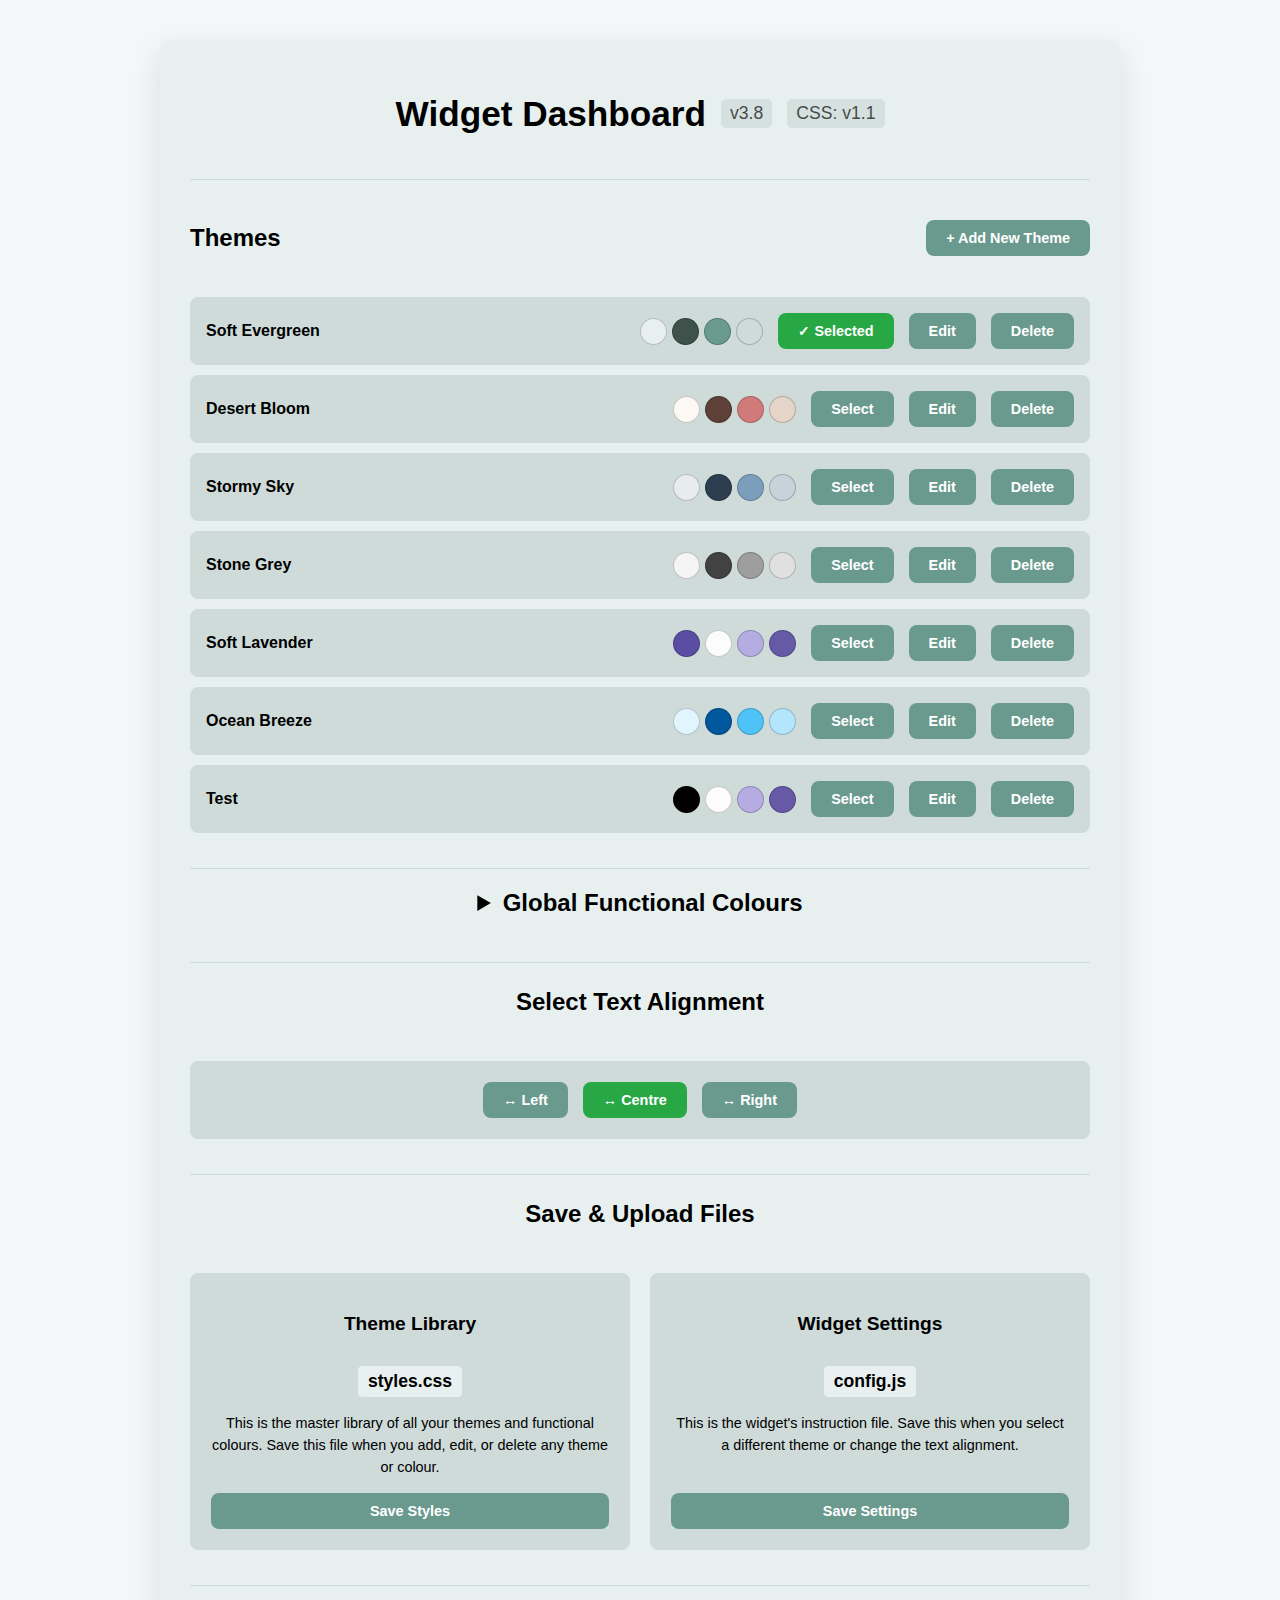
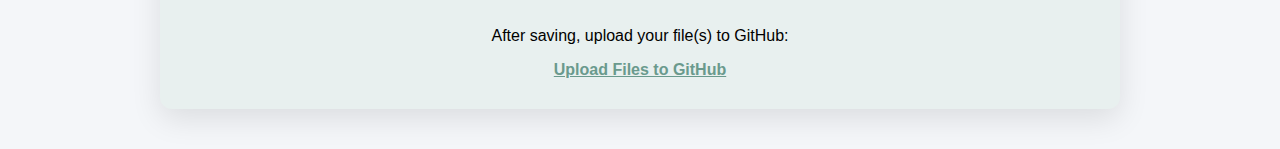
<file: index.html>
<!DOCTYPE html>
<html lang="en-AU">
<head>
    <meta charset="UTF-8">
    <meta name="viewport" content="width=device-width, initial-scale=1.0">
    <title>Widget Theme Dashboard</title>
    <style>
        :root {
            --primary-bg-color: #ffffff;
            --secondary-bg-color: #f8f9fa;
            --primary-text-color: #333333;
            --accent-color: #6a9a8d;
            --border-color: #e0e0e0;
        }
        body {
            font-family: 'Inter', -apple-system, BlinkMacSystemFont, 'Segoe UI', Roboto, sans-serif;
            background-color: #f4f6f9;
            display: flex;
            justify-content: center;
            align-items: flex-start;
            min-height: 100vh;
            margin: 0;
            padding: 40px 20px;
            box-sizing: border-box;
        }
        #dashboard-container {
            width: min(900px, 95vw);
            padding: 30px;
            background-color: var(--primary-bg-color);
            border-radius: 12px;
            box-shadow: 0 10px 30px rgba(0, 0, 0, 0.1);
            display: flex;
            flex-direction: column;
            gap: 25px;
            transition: background-color 0.3s ease, color 0.3s ease;
        }
        /* Apply dynamic text colour to all relevant elements */
        h1, h2, h3, .theme-name, .functional-colour-row .label, .colour-input-group label, .alignment-option, .save-section h3, .save-section .filename, .upload-instructions p {
             color: var(--primary-text-color); 
        }
        h1 { display: flex; flex-wrap: wrap; justify-content: center; align-items: center; gap: 15px; font-size: 2.2em; font-weight: 700; margin-bottom: 10px; }
        .version-info { font-size: 0.5em; font-weight: 500; color: var(--primary-text-color); background-color: var(--secondary-bg-color); padding: 3px 8px; border-radius: 5px; border: 1px solid var(--border-color); opacity: 0.7; }
        h2 { font-size: 1.5em; font-weight: 600; text-align: center; }
        h3 { font-size: 1.2em; font-weight: 600; text-align: center; margin-bottom: 15px; }
        .heading-with-button { display: flex; justify-content: space-between; align-items: center; border-top: 1px solid var(--border-color); padding-top: 25px; margin-top: 10px; width: 100%; }
        .section-control { display: flex; flex-wrap: wrap; gap: 15px; justify-content: center; padding: 20px; background-color: var(--secondary-bg-color); border: 1px solid var(--border-color); border-radius: 8px; }
        .btn { padding: 10px 20px; border: none; background-color: var(--accent-color); color: white; border-radius: 8px; cursor: pointer; font-size: 0.9em; font-weight: 600; transition: transform 0.1s ease, filter 0.1s ease; }
        .btn:hover { filter: brightness(110%); }
        .btn:active { transform: scale(0.97); filter: brightness(95%); }
        .btn.secondary { background-color: #6c757d; }
        .btn.danger { background-color: #dc3545; }
        .btn.selected, .btn.alignment-option.active { background-color: #28a745; cursor: default; }
        .btn.selected:hover, .btn.alignment-option.active:hover { filter: none; }
        
        .upload-instructions {
            text-align: center;
            width: 100%;
            border-top: 1px solid var(--border-color);
            padding-top: 25px;
            margin-top: 10px;
        }
        .upload-instructions a { color: var(--accent-color); font-weight: 600; }

        /* List-Style & Grid UI Styles */
        .theme-row, .functional-colour-row { padding: 15px; background-color: var(--secondary-bg-color); border: 1px solid var(--border-color); border-radius: 8px; display: flex; flex-direction: column; gap: 15px; }
        .theme-row.editing .view-mode { display: none; }
        .theme-row:not(.editing) .edit-mode { display: none; }
        .view-mode, .edit-mode-controls, .functional-colour-row .controls { display: flex; align-items: center; gap: 15px; flex-wrap: wrap; }
        .theme-name, .functional-colour-row .label { font-weight: 600; margin-right: auto; }
        .colour-swatch-group { display: flex; gap: 5px; }
        .colour-swatch { width: 25px; height: 25px; border-radius: 50%; border: 1px solid rgba(0,0,0,0.2); }
        .colour-inputs-grid { display: grid; grid-template-columns: repeat(auto-fit, minmax(180px, 1fr)); gap: 20px; width: 100%; }
        .colour-input-group { display: flex; flex-direction: column; gap: 5px; }
        .colour-input-group label { font-weight: 500; font-size: 0.9em; }
        .colour-input-group input[type="color"] { width: 100%; height: 35px; border: 1px solid var(--border-color); cursor: pointer; padding: 0; background: none; border-radius: 5px; }
        .colour-hex-input { width: 100%; padding: 8px; border-radius: 5px; border: 1px solid #ccc; font-size: 0.9em; box-sizing: border-box; }
        .theme-name-input { width: 100%; padding: 8px; border-radius: 5px; border: 1px solid #ccc; font-size: 1em; box-sizing: border-box; grid-column: 1 / -1; }
        
        details { width: 100%; border-top: 1px solid var(--border-color); padding-top: 10px; margin-top: 10px; }
        summary { cursor: pointer; font-weight: 600; font-size: 1.5em; text-align: center; padding: 10px; color: var(--primary-text-color); }
        
        /* New Save Section Styles */
        .save-section-container { display: grid; grid-template-columns: repeat(auto-fit, minmax(300px, 1fr)); gap: 20px; }
        .save-section { background-color: var(--secondary-bg-color); padding: 20px; border-radius: 8px; border: 1px solid var(--border-color); display: flex; flex-direction: column; gap: 15px; text-align: center; }
        .save-section .filename { font-weight: 600; font-size: 1.1em; background-color: var(--primary-bg-color); padding: 5px 10px; border-radius: 5px; border: 1px solid var(--border-color); display: inline-block; margin: 0 auto; }
        .save-section p { font-size: 0.9em; line-height: 1.5; color: var(--primary-text-color); margin: 0; }
        .save-section .btn { margin-top: auto; }
    </style>
</head>
<body>
    <div class="container" id="dashboard-container">
        <h1>
            Widget Dashboard 
            <span id="version-display" class="version-info"></span>
            <span id="css-version-display" class="version-info">CSS: v?</span>
        </h1>

        <div class="heading-with-button">
            <h2>Themes</h2>
            <button id="add-new-theme-btn" class="btn">+ Add New Theme</button>
        </div>
        <div id="theme-list-container" style="display: flex; flex-direction: column; gap: 10px; width: 100%;"></div>
        
        <details>
            <summary>Global Functional Colours</summary>
            <div id="functional-colours-container" class="section-control">
                <div class="colour-inputs-grid">
                    <div class="colour-input-group"><label for="colour-success">Success Colour</label><input type="color" id="colour-success" value="#28a745"><input type="text" class="colour-hex-input" data-picker="colour-success" value="#28a745"></div>
                    <div class="colour-input-group"><label for="colour-status-0">Status 0</label><input type="color" id="colour-status-0" value="#DC143C"><input type="text" class="colour-hex-input" data-picker="colour-status-0" value="#DC143C"></div>
                    <div class="colour-input-group"><label for="colour-status-1">Status 1</label><input type="color" id="colour-status-1" value="#FF8C00"><input type="text" class="colour-hex-input" data-picker="colour-status-1" value="#FF8C00"></div>
                    <div class="colour-input-group"><label for="colour-status-2">Status 2</label><input type="color" id="colour-status-2" value="#FFD700"><input type="text" class="colour-hex-input" data-picker="colour-status-2" value="#FFD700"></div>
                    <div class="colour-input-group"><label for="colour-status-3">Status 3</label><input type="color" id="colour-status-3" value="#32CD32"><input type="text" class="colour-hex-input" data-picker="colour-status-3" value="#32CD32"></div>
                    <div class="colour-input-group"><label for="colour-status-4">Status 4</label><input type="color" id="colour-status-4" value="#DA70D6"><input type="text" class="colour-hex-input" data-picker="colour-status-4" value="#DA70D6"></div>
                    <div class="colour-input-group"><label for="colour-status-5">Status 5</label><input type="color" id="colour-status-5" value="#ffc107"><input type="text" class="colour-hex-input" data-picker="colour-status-5" value="#ffc107"></div>
                </div>
            </div>
        </details>
        
        <h2 style="border-top: 1px solid var(--border-color); padding-top: 25px; margin-top: 10px;">Select Text Alignment</h2>
        <div id="alignment-controls" class="section-control">
            <button class="btn alignment-option" data-alignment="left">↔ Left</button>
            <button class="btn alignment-option" data-alignment="center">↔ Centre</button>
            <button class="btn alignment-option" data-alignment="right">↔ Right</button>
        </div>

        <h2 style="border-top: 1px solid var(--border-color); padding-top: 25px; margin-top: 10px;">Save & Upload Files</h2>
        <div class="save-section-container">
            <div class="save-section">
                <h3>Theme Library</h3>
                <span class="filename">styles.css</span>
                <p>This is the master library of all your themes and functional colours. Save this file when you add, edit, or delete any theme or colour.</p>
                <button id="download-styles-btn" class="btn">Save Styles</button>
            </div>
            <div class="save-section">
                <h3>Widget Settings</h3>
                <span class="filename">config.js</span>
                <p>This is the widget's instruction file. Save this when you select a different theme or change the text alignment.</p>
                <button id="download-config-btn" class="btn">Save Settings</button>
            </div>
        </div>
        
        <div id="upload-instructions" class="upload-instructions">
             <p>After saving, upload your file(s) to GitHub:</p>
            <a href="https://github.com/Laura-West/BasicProjects/upload/main" target="_blank">Upload Files to GitHub</a>
        </div>
    </div>
    
    <script src="settings.js?v=3.8"></script>
</body>
</html>
</file>
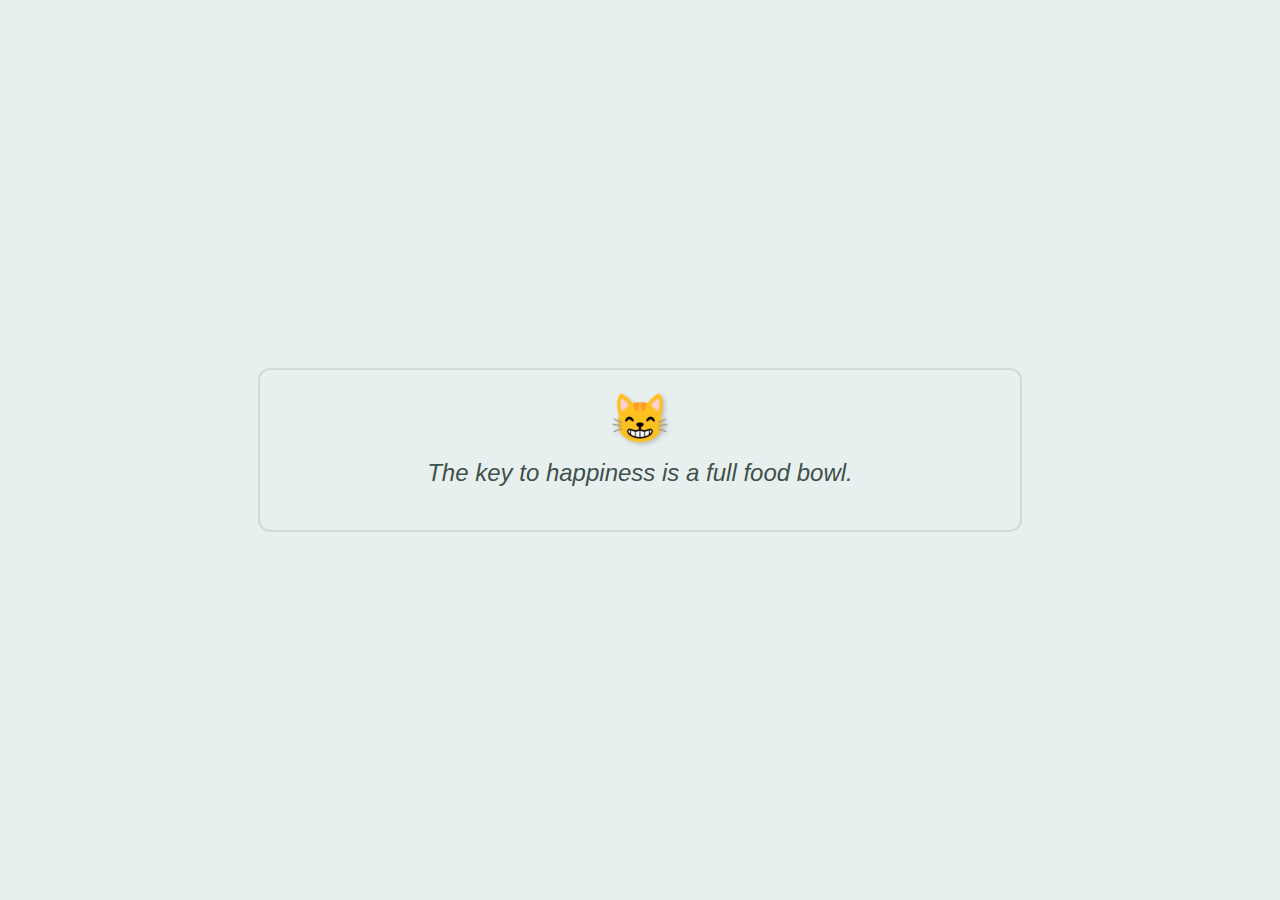
<file: catquotes.html>
<!DOCTYPE html>
<html lang="en">

<head>
  <meta charset="utf-8" />
  <meta name="viewport" content="width=device-width, initial-scale=1" />
  <title>Cat Quote Widget</title>
  <link rel="stylesheet" href="styles.css" />
  <style>
    body {
      display: flex;
      justify-content: center;
      align-items: center;
      min-height: 100vh;
      font-family: var(--font-family);
      background-color: var(--primary-bg-color);
      color: var(--primary-text-color);
      transition: background-color 0.5s, color 0.5s;
      margin: 0;
      padding: 0;
    }

    .widget {
      width: min(720px, 92vw);
      border-radius: 12px;
      padding: 20px;
      display: flex;
      flex-direction: column;
      align-items: center;
      gap: 12px;
      background-color: var(--primary-bg-color);
      transition: background-color 0.5s, border-color 0.5s;
      min-height: 120px;
      border: 2px solid var(--secondary-bg-color);
    }

    .cat {
      font-size: 3em;
      filter: drop-shadow(2px 2px 2px rgba(0, 0, 0, 0.2));
    }

    .quote-content {
      font-size: 1.5em;
      font-style: italic;
      text-align: center;
      padding: 0 20px;
    }
  </style>
</head>

<body>
  <div class="widget">
    <span id="catEmoji" class="cat"></span>
    <div id="quote" class="quote-content">Loading quote...</div>
  </div>

  <script src="config.js"></script>
  <script>
    const QUOTES = [
      "The key to happiness is a full food bowl.",
      "Just five more minutes… of napping.",
      "A clean paw is a happy paw.",
      "If you can't find a sunbeam, make your own.",
      "One task at a time… like batting toys under the couch.",
      "Stay paw-sitive, you're claw-ing through it!",
      "Tackle your tasks, then enjoy a cozy nap.",
      "Tasks today, catnap later.",
      "Conquer the list, claim the sunny spot.",
      "Less hiss, more bliss—get it done.",
      "Whisker by whisker, you're making progress."
    ];

    const EMOJIS = ["🐱", "🐈", "🐈‍⬛", "🐾", "😸"];

    const quoteEl = document.getElementById('quote');
    const catEl = document.getElementById('catEmoji');

    let index = 0;

    function render(nextIndex) {
      index = (nextIndex + QUOTES.length) % QUOTES.length;
      quoteEl.textContent = QUOTES[index];
      catEl.textContent = EMOJIS[Math.floor(Math.random() * EMOJIS.length)];
    }

    function initializeWidget() {
      // Default configuration
      let config = {
        theme: 'soft-evergreen-theme',
        alignment: 'center'
      };

      // Check if the widgetConfig object exists and apply settings
      if (typeof widgetConfig !== 'undefined') {
        config = { ...config, ...widgetConfig };
      }

      // Apply configuration
      document.body.className = config.theme;
      quoteEl.style.textAlign = config.alignment;
    }

    // Handle config.js loading errors
    window.addEventListener('error', function(e) {
      if (e.target && e.target.src && e.target.src.includes('config.js')) {
        console.warn('Config file not found, using defaults');
        window.widgetConfig = {
          theme: 'soft-evergreen-theme',
          alignment: 'center'
        };
        initializeWidget();
      }
    }, true);

    document.addEventListener('DOMContentLoaded', () => {
      render(0);
      setInterval(() => render(index + 1), 10000);
      setTimeout(initializeWidget, 100); // Small delay to ensure config loads
    });
  </script>
</body>

</html>
</file>
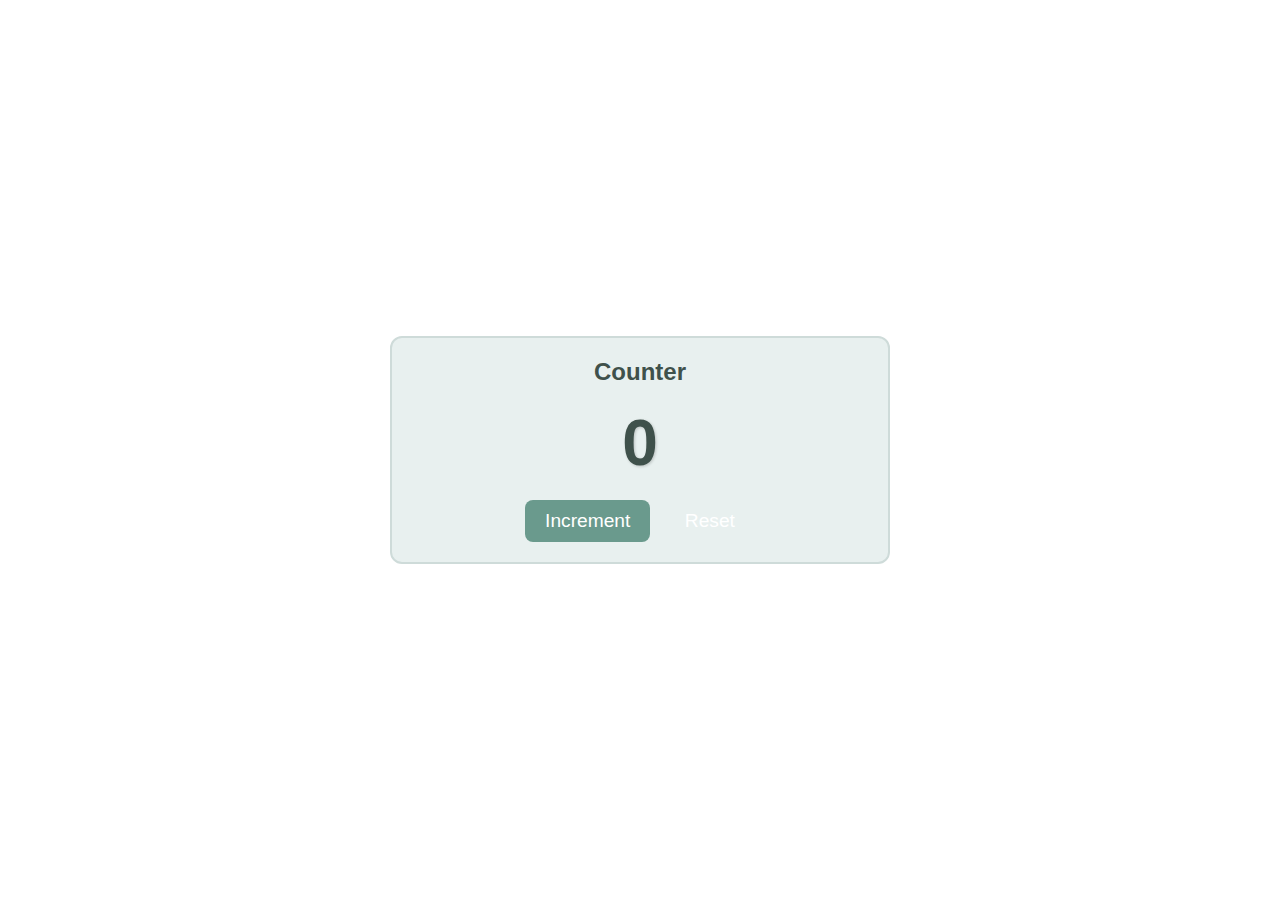
<file: counter.html>
<!DOCTYPE html>
<html lang="en">
<head>
  <meta charset="utf-8" />
  <meta name="viewport" content="width=device-width, initial-scale=1" />
  <title>Counter Widget</title>
  <link rel="stylesheet" href="styles.css" />
  <style>
    * { margin: 0; padding: 0; box-sizing: border-box; }
    body {
      display: flex;
      justify-content: center;
      align-items: center;
      min-height: 100vh;
      font-family: var(--font-family);
      background-color: transparent;
    }
    .widget {
      width: min(500px, 90vw);
      background-color: var(--primary-bg-color);
      color: var(--primary-text-color);
      border-radius: 12px;
      border: 2px solid var(--secondary-bg-color);
      padding: 20px;
      text-align: center;
      transition: background-color 0.4s, color 0.4s;
    }
    #count {
      font-size: 4rem;
      font-weight: bold;
      margin: 20px 0;
      text-shadow: 1px 1px 3px rgba(0,0,0,0.2);
    }
    button {
      border: none;
      border-radius: 8px;
      padding: 10px 20px;
      margin: 0 5px;
      font-size: 1.2rem;
      cursor: pointer;
      transition: transform 0.15s;
    }
    button:hover { transform: scale(1.05); }
    #increment-btn { background-color: var(--accent-color); color: #fff; }
    #reset-btn { background-color: var(--success); color: #fff; }
  </style>
</head>
<body>
  <div class="widget">
    <h2>Counter</h2>
    <div id="count">0</div>
    <div>
      <button id="increment-btn">Increment</button>
      <button id="reset-btn">Reset</button>
    </div>
  </div>

  <script src="config.js"></script>
  <script src="widget.js"></script>
  <script>
    let count = 0;
    const countEl = document.getElementById('count');
    const incrementBtn = document.getElementById('increment-btn');
    const resetBtn = document.getElementById('reset-btn');

    function updateDisplay() {
      countEl.textContent = count;
    }

    function loadCounter(config) {
      document.body.classList.add(config.theme);
      countEl.style.textAlign = config.alignment;
      updateDisplay();
      incrementBtn.onclick = () => { count++; updateDisplay(); };
      resetBtn.onclick = () => { count = 0; updateDisplay(); };
    }

    document.addEventListener('DOMContentLoaded', () => {
      initializeWidget(loadCounter);
    });
  </script>
</body>
</html>
</file>
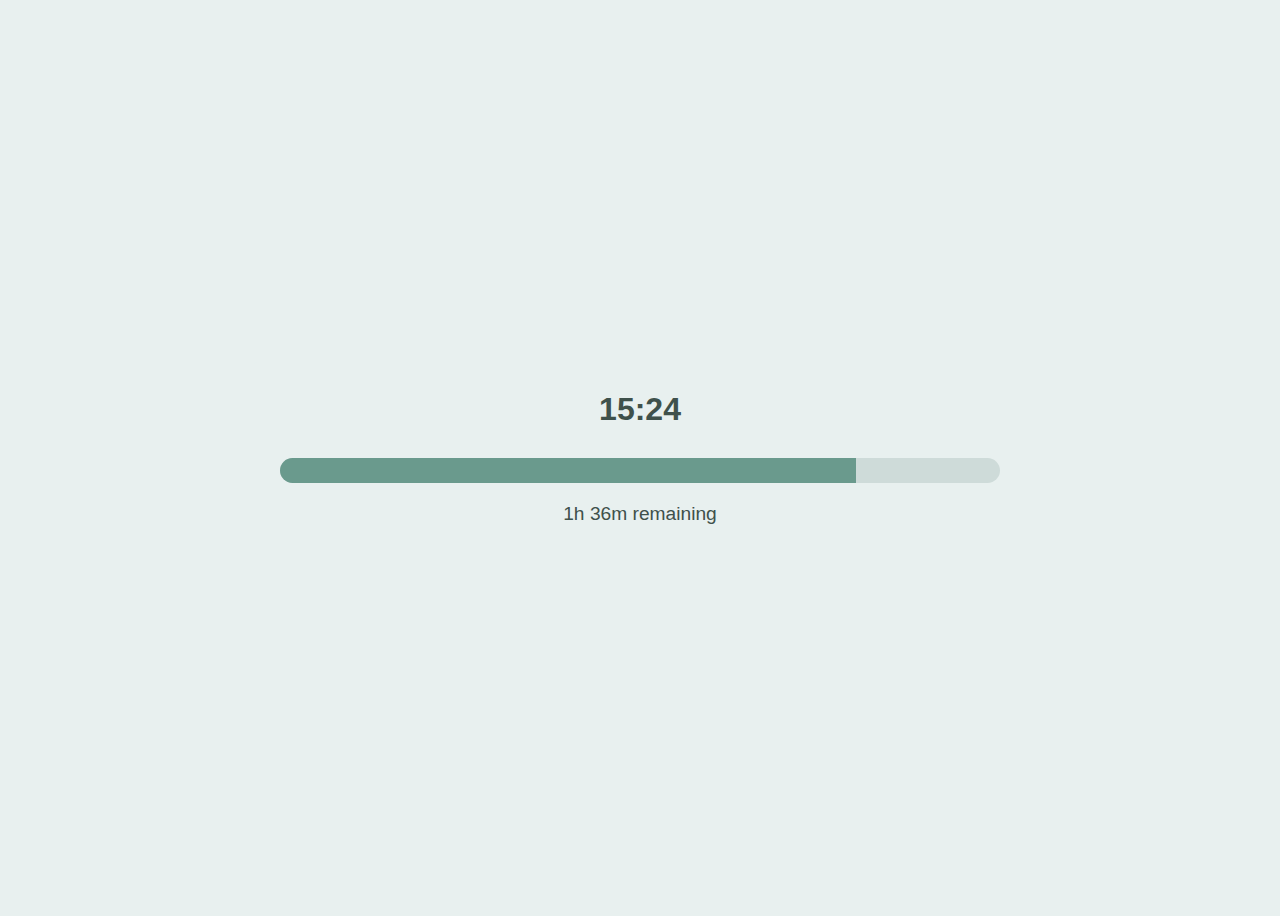
<file: hours-tracker.html>
<!DOCTYPE html>
<html lang="en">

<head>
  <meta charset="utf-8" />
  <meta name="viewport" content="width=device-width, initial-scale=1" />
  <title>Work Hours Tracker Widget</title>
  <link rel="stylesheet" href="styles.css" />
  <style>
    /* Widget-specific styles */
    body {
      display: flex;
      justify-content: center;
      align-items: center;
      min-height: 100vh;
      font-family: var(--font-family);
      background-color: var(--primary-bg-color);
      color: var(--primary-text-color);
      transition: background-color 0.5s, color 0.5s;
    }

    .widget {
      width: min(720px, 92vw);
      border-radius: 12px;
      padding: 30px;
      display: flex;
      flex-direction: column;
      align-items: center;
      gap: 20px;
      background-color: var(--primary-bg-color);
      transition: background-color 0.5s, border-color 0.5s;
    }

    .progress-bar-container {
      width: 100%;
      background-color: var(--secondary-bg-color);
      border-radius: 50px;
      height: 25px;
      overflow: hidden;
      margin-top: 10px;
    }

    .progress-bar {
      height: 100%;
      width: 0%;
      background-color: var(--accent-color);
      transition: width 0.5s ease-in-out;
    }

    #time-display {
      font-size: 2em;
      font-weight: bold;
      text-align: center;
    }

    .remaining-text {
      font-size: 1.2em;
      text-align: center;
    }
  </style>
</head>

<body>
  <div class="widget">
    <div id="time-display"></div>
    <div class="progress-bar-container">
      <div id="progress-bar" class="progress-bar"></div>
    </div>
    <div id="remaining-text" class="remaining-text"></div>
  </div>

  <script src="config.js"></script>
  <script>
    // Define a standard 9-to-5 workday (in your local timezone)
    const WORKDAY_START_HOUR = 9; // 9 AM
    const WORKDAY_END_HOUR = 17; // 5 PM
    const WORKDAY_LENGTH_MINUTES = (WORKDAY_END_HOUR - WORKDAY_START_HOUR) * 60;
    const MILLISECONDS_IN_MINUTE = 60 * 1000;

    const timeDisplayEl = document.getElementById('time-display');
    const progressBarEl = document.getElementById('progress-bar');
    const remainingTextEl = document.getElementById('remaining-text');

    function updateProgressBar() {
      const now = new Date();
      const currentHour = now.getHours();
      const currentMinute = now.getMinutes();

      let hoursRemaining, minutesRemaining;
      let progressPercentage;
      let remainingText = '';

      const workDayStartTime = new Date(now.getFullYear(), now.getMonth(), now.getDate(), WORKDAY_START_HOUR, 0, 0);
      const workDayEndTime = new Date(now.getFullYear(), now.getMonth(), now.getDate(), WORKDAY_END_HOUR, 0, 0);
      
      if (now < workDayStartTime) {
        // Before the workday starts
        const timeUntilStart = workDayStartTime - now;
        const minutesUntilStart = Math.ceil(timeUntilStart / MILLISECONDS_IN_MINUTE);
        hoursRemaining = Math.floor(minutesUntilStart / 60);
        minutesRemaining = minutesUntilStart % 60;
        
        progressPercentage = 0;
        remainingText = `Workday starts in ${hoursRemaining}h ${minutesRemaining}m`;
        
      } else if (now > workDayEndTime) {
        // After the workday ends
        hoursRemaining = 0;
        minutesRemaining = 0;
        progressPercentage = 100;
        remainingText = 'Workday is over! 🎉';
        
      } else {
        // During the workday
        const elapsedMinutes = (currentHour - WORKDAY_START_HOUR) * 60 + currentMinute;
        const remainingMinutes = WORKDAY_LENGTH_MINUTES - elapsedMinutes;
        
        hoursRemaining = Math.floor(remainingMinutes / 60);
        minutesRemaining = remainingMinutes % 60;
        
        progressPercentage = (elapsedMinutes / WORKDAY_LENGTH_MINUTES) * 100;
        remainingText = `${hoursRemaining}h ${minutesRemaining}m remaining`;
      }
      
      // Update the DOM
      timeDisplayEl.textContent = `${currentHour.toString().padStart(2, '0')}:${currentMinute.toString().padStart(2, '0')}`;
      progressBarEl.style.width = `${progressPercentage}%`;
      remainingTextEl.textContent = remainingText;
    }

    function initializeWidget() {
      if (typeof widgetConfig !== 'undefined') {
        if (widgetConfig.theme) {
          document.body.className = widgetConfig.theme;
        }
        if (widgetConfig.alignment) {
          document.querySelector('.widget').style.textAlign = widgetConfig.alignment;
        }
      } else {
        document.body.className = 'soft-evergreen-theme';
        document.querySelector('.widget').style.textAlign = 'center';
      }
      // Update every minute
      updateProgressBar();
      setInterval(updateProgressBar, MILLISECONDS_IN_MINUTE);
    }

    document.addEventListener('DOMContentLoaded', initializeWidget);
  </script>
</body>

</html>
</file>
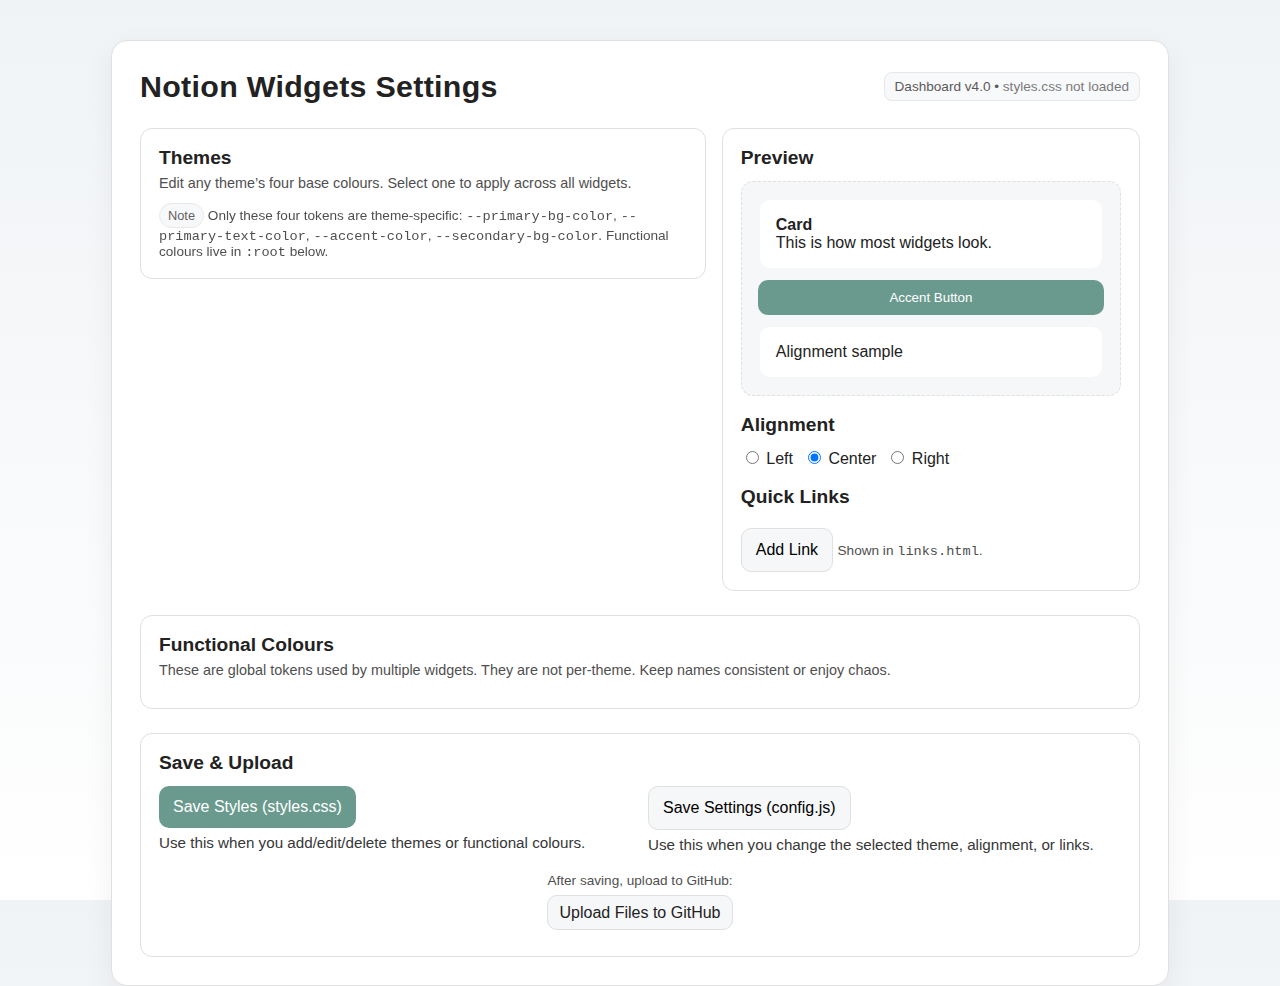
<file: links.html>
<!DOCTYPE html>
<html lang="en-AU">
<head>
  <meta charset="UTF-8" />
  <meta name="viewport" content="width=device-width, initial-scale=1" />
  <title>Widget Theme Dashboard</title>
  <meta name="color-scheme" content="light dark" />
  <style>
    :root {
      --primary-bg-color: #ffffff;
      --secondary-bg-color: #f6f7f9;
      --primary-text-color: #222222;
      --accent-color: #6a9a8d;
      --border-color: #e0e0e0;
    }

    html, body { height: 100%; }

    body {
      font-family: Inter, -apple-system, BlinkMacSystemFont, "Segoe UI", Roboto, Ubuntu, Cantarell, "Open Sans", "Helvetica Neue", sans-serif;
      background: linear-gradient(180deg, #f0f3f6 0%, #ffffff 100%);
      color: var(--primary-text-color);
      display: grid;
      place-items: center;
      margin: 0;
      padding: 40px 16px;
    }

    #dashboard-container {
      width: min(1000px, 96vw);
      background: var(--primary-bg-color);
      border: 1px solid var(--border-color);
      border-radius: 16px;
      box-shadow: 0 10px 30px rgba(0,0,0,0.06);
      display: grid;
      gap: 24px;
      padding: 28px;
      transition: background-color .3s, color .3s, border-color .3s;
    }

    header {
      display: grid;
      grid-template-columns: 1fr auto;
      gap: 12px;
      align-items: center;
    }
    h1 {
      font-size: 1.9rem;
      margin: 0;
      letter-spacing: .3px;
    }
    .version {
      justify-self: end;
      font-size: .85rem;
      background: var(--secondary-bg-color);
      border: 1px solid var(--border-color);
      padding: 6px 10px;
      border-radius: 8px;
      opacity: .75;
    }

    .row { display: grid; gap: 16px; }
    @media (min-width: 900px) {
      .row.two {
        grid-template-columns: 1.15fr .85fr;
        align-items: start;
      }
    }

    .card {
      background: var(--primary-bg-color);
      border: 1px solid var(--border-color);
      border-radius: 12px;
      padding: 18px;
    }
    .card h2 { margin: 0 0 12px; font-size: 1.2rem; }
    .hint { font-size: .9rem; opacity: .8; margin-top: -6px; margin-bottom: 12px; }

    /* === THEME LIST (IMPROVED LAYOUT) === */
    .theme-row {
      display: grid;
      grid-template-columns: 220px repeat(4, 1fr) 200px;
      gap: 10px;
      align-items: center;
      padding: 10px;
      border: 1px dashed var(--border-color);
      border-radius: 10px;
      margin-bottom: 12px;
      transition: border-color 0.2s, background-color 0.2s;
    }
    .theme-row:nth-child(even) {
      background: var(--secondary-bg-color);
    }
    .theme-row:hover {
      border-color: var(--accent-color);
    }

    .theme-name { font-weight: 600; word-break: break-word; }

    .swatch {
      display: grid;
      grid-template-columns: 36px 90px;
      gap: 6px;
      align-items: center;
    }

    .swatch input[type="color"] {
      width: 32px;
      height: 32px;
      border: 1px solid var(--border-color);
      border-radius: 6px;
      background: transparent;
      cursor: pointer;
      padding: 0;
    }

    .swatch input[type="text"] {
      width: 90px;
      padding: 6px 8px;
      border: 1px solid var(--border-color);
      border-radius: 6px;
      font: inherit;
    }

    .theme-actions {
      display: flex;
      justify-content: flex-end;
      gap: 8px;
    }
    .theme-actions .btn {
      padding: 6px 10px;
      font-size: 0.9rem;
      cursor: pointer;
    }

    /* Alignment + links */
    .alignment-options {
      display: grid;
      grid-auto-flow: column;
      gap: 10px;
      justify-content: start;
    }
    .links-grid { display: grid; gap: 10px; }
    .link-row {
      display: grid;
      grid-template-columns: 1fr 1fr auto;
      gap: 10px;
      align-items: center;
    }
    .link-row input {
      width: 100%;
      padding: 8px 10px;
      border: 1px solid var(--border-color);
      border-radius: 8px;
      font: inherit;
    }
    .tiny { font-size: .85rem; opacity: .8; }
    .pill {
      display: inline-block;
      padding: 4px 8px;
      border-radius: 999px;
      border: 1px solid var(--border-color);
      background: var(--secondary-bg-color);
      font-size: .8rem;
      opacity: .9;
    }

    /* Functional colours */
    .func-grid {
      display: grid;
      grid-template-columns: repeat(3, 1fr);
      gap: 12px;
    }
    .func-item {
      display: grid;
      grid-template-columns: max-content 1fr;
      gap: 8px;
      align-items: center;
      border: 1px dashed var(--border-color);
      border-radius: 10px;
      padding: 8px 10px;
    }
    .func-item code { font-size: .85rem; opacity: .8; }
    .func-item input[type="color"] {
      width: 32px;
      height: 32px;
      border-radius: 8px;
      border: 1px solid var(--border-color);
      padding: 0;
      background: transparent;
    }
    .func-item input[type="text"] {
      width: 110px;
      padding: 6px 8px;
      border: 1px solid var(--border-color);
      border-radius: 6px;
      font: inherit;
      justify-self: end;
    }

    /* Preview */
    .preview {
      display: grid;
      gap: 10px;
      padding: 16px;
      border: 1px dashed var(--border-color);
      border-radius: 12px;
      background: var(--secondary-bg-color);
    }
    .preview .box {
      background: var(--primary-bg-color);
      color: var(--primary-text-color);
      border: 2px solid var(--secondary-bg-color);
      border-radius: 12px;
      padding: 16px;
    }
    .preview .cta {
      background: var(--accent-color);
      border: none;
      color: white;
      padding: 10px 14px;
      border-radius: 10px;
      cursor: pointer;
    }

    /* Save actions */
    .actions {
      display: grid;
      grid-template-columns: 1fr 1fr;
      gap: 16px;
    }
    .btn {
      appearance: none;
      -webkit-appearance: none;
      font: inherit;
      cursor: pointer;
      border: 1px solid var(--border-color);
      background: var(--secondary-bg-color);
      padding: 12px 14px;
      border-radius: 10px;
    }
    .btn.primary {
      background: var(--accent-color);
      color: #fff;
      border: none;
    }
    .save-hint { font-size: .95rem; opacity: .9; margin-top: 6px; }

    .upload { text-align: center; padding-top: 6px; }
    .upload a {
      text-decoration: none;
      color: var(--primary-text-color);
      border: 1px solid var(--border-color);
      background: var(--secondary-bg-color);
      padding: 8px 12px;
      border-radius: 10px;
    }
  </style>
</head>
<body>
  <div id="dashboard-container">
    <header>
      <h1>Notion Widgets Settings</h1>
      <div class="version">
        <span id="version-display">Dashboard v4.0</span> •
        <span id="css-version-display" class="tiny">styles.css not loaded</span>
      </div>
    </header>

    <div class="row two">
      <section class="card" id="themes-card">
        <h2>Themes</h2>
        <p class="hint">Edit any theme’s four base colours. Select one to apply across all widgets.</p>
        <div id="theme-list-container"></div>
        <div class="tiny">
          <span class="pill">Note</span> Only these four tokens are theme-specific:
          <code>--primary-bg-color</code>, <code>--primary-text-color</code>,
          <code>--accent-color</code>, <code>--secondary-bg-color</code>.
          Functional colours live in <code>:root</code> below.
        </div>
      </section>

      <section class="card">
        <h2>Preview</h2>
        <div class="preview" id="preview">
          <div class="box"><strong>Card</strong><br/>This is how most widgets look.</div>
          <button class="cta">Accent Button</button>
          <div id="preview-align" class="box">Alignment sample</div>
        </div>

        <h2 style="margin-top:18px;">Alignment</h2>
        <div class="alignment-options" id="alignment-controls">
          <label><input type="radio" name="align" value="left"> Left</label>
          <label><input type="radio" name="align" value="center" checked> Center</label>
          <label><input type="radio" name="align" value="right"> Right</label>
        </div>

        <h2 style="margin-top:18px;">Quick Links</h2>
        <div class="links-grid" id="links-grid"></div>
        <div style="margin-top:8px;">
          <button class="btn" id="add-link-btn">Add Link</button>
          <span class="tiny">Shown in <code>links.html</code>.</span>
        </div>
      </section>
    </div>

    <section class="card">
      <h2>Functional Colours</h2>
      <p class="hint">These are global tokens used by multiple widgets. They are not per-theme. Keep names consistent or enjoy chaos.</p>
      <div class="func-grid" id="func-grid"></div>
    </section>

    <section class="card">
      <h2>Save & Upload</h2>
      <div class="actions">
        <div>
          <button id="download-styles-btn" class="btn primary">Save Styles (styles.css)</button>
          <div class="save-hint tiny">Use this when you add/edit/delete themes or functional colours.</div>
        </div>
        <div>
          <button id="download-config-btn" class="btn">Save Settings (config.js)</button>
          <div class="save-hint tiny">Use this when you change the selected theme, alignment, or links.</div>
        </div>
      </div>
      <div class="upload">
        <p class="tiny">After saving, upload to GitHub:</p>
        <p><a href="https://github.com/Laura-West/BasicProjects/upload/main" target="_blank" rel="noopener">Upload Files to GitHub</a></p>
      </div>
    </section>
  </div>

  <script src="settings.js?v=4.2"></script>
</body>
</html>
</file>
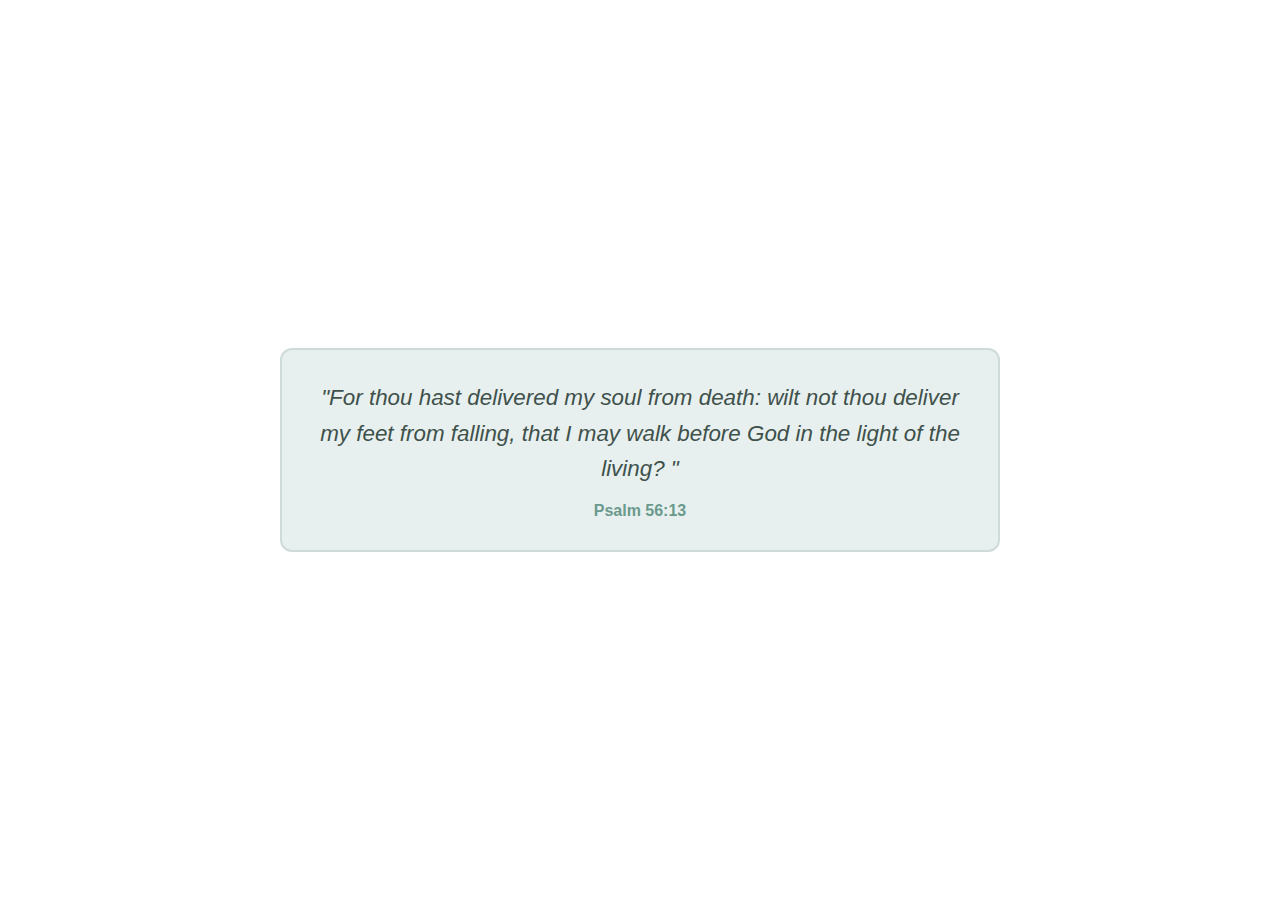
<file: quotes.html>
<!DOCTYPE html>
<html lang="en">
<head>
  <meta charset="utf-8" />
  <meta name="viewport" content="width=device-width, initial-scale=1" />
  <title>Main Quote Widget</title>
  <link rel="stylesheet" href="styles.css" />
  <style>
    * { margin: 0; padding: 0; box-sizing: border-box; }
    body {
      display: flex;
      justify-content: center;
      align-items: center;
      min-height: 100vh;
      font-family: var(--font-family);
      background-color: transparent;
    }
    .widget {
      position: relative;
      width: min(720px, 92vw);
      border-radius: 12px;
      padding: clamp(20px, 5vw, 30px);
      display: flex;
      flex-direction: column;
      align-items: center;
      gap: clamp(10px, 3vw, 15px);
      background-color: var(--primary-bg-color);
      color: var(--primary-text-color);
      border: 2px solid var(--secondary-bg-color);
      transition: background-color 0.5s, border-color 0.5s, color 0.5s;
      min-height: 150px;
    }
    #quote-container { width: 100%; display: flex; flex-direction: column; align-items: center; gap: 15px; }
    .quote-content { font-size: clamp(1.2em, 4vw, 1.4em); font-style: italic; text-align: center; line-height: 1.6; }
    .author { font-size: clamp(0.9em, 2.5vw, 1em); font-weight: bold; text-align: center; color: var(--accent-color); }
    .loading { font-style: italic; color: var(--accent-color); }
    .error { color: #d32f2f; }
  </style>
</head>
<body>
  <div class="widget">
    <div id="quote-container">
      <p class="quote-content loading" id="quote-content">Loading quote...</p>
      <p class="author" id="author"></p>
    </div>
  </div>
  <script src="config.js"></script>
  <script src="widget.js"></script>
  <script>
    const quoteContentEl = document.getElementById('quote-content');
    const authorEl = document.getElementById('author');
    let quotes = [];
    let currentQuoteIndex = 0;
    async function fetchQuotes() {
      try {
        const response = await fetch('ScriptureQuotes.json');
        const data = await response.json();
        quotes = data.quotes.sort(() => 0.5 - Math.random()).slice(0, 10);
        renderQuote();
        setInterval(renderQuote, 20000);
      } catch (error) {
        quoteContentEl.textContent = 'Failed to load quotes.';
        quoteContentEl.classList.remove('loading');
        quoteContentEl.classList.add('error');
      }
    }
    function renderQuote() {
      const quote = quotes[currentQuoteIndex];
      currentQuoteIndex = (currentQuoteIndex + 1) % quotes.length;
      quoteContentEl.textContent = `"${quote.quote}"`;
      quoteContentEl.classList.remove('loading');
      authorEl.textContent = quote.author;
    }
    document.addEventListener('DOMContentLoaded', () => {
      fetchQuotes();
      setTimeout(() => initializeWidget(config => {
        const quoteContainer = document.getElementById('quote-container');
        if (quoteContainer) {
          quoteContainer.style.textAlign = config.alignment;
        }
      }), 100);
    });
  </script>
</body>
</html>
</file>
<file: styles.css>
/* Widget Styles - CSS Version: 1.1 - Generated by Dashboard v2.5 */

:root {
  --font-family: -apple-system, BlinkMacSystemFont, 'Segoe UI', Roboto, Oxygen, Ubuntu, Cantarell, 'Open Sans', 'Helvetica Neue', sans-serif;
  --success-color: #28a745;
  --status-color-0: #dc143c;
  --status-color-1: #ff8c00;
  --status-color-2: #ffd700;
  --status-color-3: #32cd32;
  --status-color-4: #da70d6;
  --status-color-5: #ffc107;
}

/* Soft Evergreen */
.soft-evergreen-theme {
  --primary-bg-color: #e8f0ef;
  --primary-text-color: #3f514b;
  --accent-color: #6a9a8d;
  --secondary-bg-color: #cedbd9;
}

/* Desert Bloom */
.desert-bloom-theme {
  --primary-bg-color: #fcf8f3;
  --primary-text-color: #5d4037;
  --accent-color: #d17a7a;
  --secondary-bg-color: #e5d5c9;
}

/* Stormy Sky */
.stormy-sky-theme {
  --primary-bg-color: #e9ecef;
  --primary-text-color: #2c3e50;
  --accent-color: #7b9ebc;
  --secondary-bg-color: #c7d2da;
}

/* Stone Grey */
.stone-grey-theme {
  --primary-bg-color: #f5f5f5;
  --primary-text-color: #424242;
  --accent-color: #9e9e9e;
  --secondary-bg-color: #e0e0e0;
}

/* Soft Lavender */
.soft-lavender-theme {
  --primary-bg-color: #5b4da3;
  --primary-text-color: #fcfcfc;
  --accent-color: #b5ace2;
  --secondary-bg-color: #6659a6;
}

/* Ocean Breeze */
.ocean-breeze-theme {
  --primary-bg-color: #e1f5fe;
  --primary-text-color: #01579b;
  --accent-color: #4fc3f7;
  --secondary-bg-color: #b3e5fc;
}

/* Test */
.test-theme {
  --primary-bg-color: #000000;
  --primary-text-color: #fcfcfc;
  --accent-color: #b5ace2;
  --secondary-bg-color: #6659a6;
}
</file>
